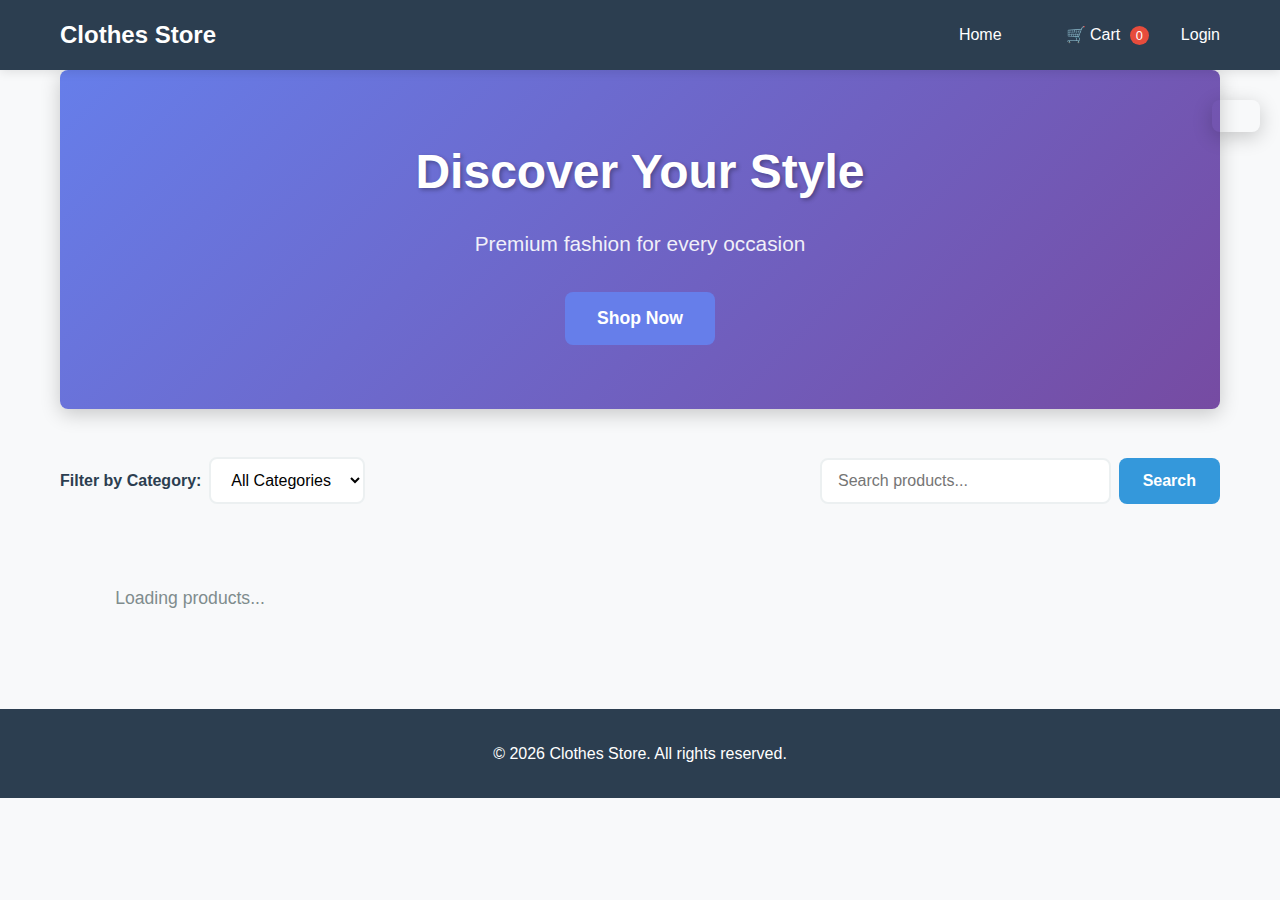
<file: frontend/index.html>
<!DOCTYPE html>
<html lang="en">
<head>
    <meta charset="UTF-8">
    <meta name="viewport" content="width=device-width, initial-scale=1.0">
    <title>Clothes Store - Premium Fashion</title>
    <link rel="stylesheet" href="css/style.css">
</head>
<body>
    <nav class="navbar">
        <div class="container">
            <div class="nav-brand">
                <h1>Clothes Store</h1>
            </div>
            <ul class="nav-links">
                <li><a href="index.html">Home</a></li>
                <li><a href="wishlist.html" id="wishlist-link" style="display: none;">Wishlist</a></li>
                <li><a href="cart.html">🛒 Cart <span id="cart-count">0</span></a></li>
                <li><a href="#" id="auth-link">Login</a></li>
            </ul>
        </div>
    </nav>

    <main class="container">
        <section class="hero">
            <div class="hero-content">
                <h2>Discover Your Style</h2>
                <p>Premium fashion for every occasion</p>
                <button class="btn btn-primary btn-large">Shop Now</button>
            </div>
        </section>

        <section class="filters">
            <div class="filter-group">
                <label for="category">Filter by Category:</label>
                <select id="category">
                    <option value="">All Categories</option>
                    <option value="men">Men</option>
                    <option value="women">Women</option>
                    <option value="kids">Kids</option>
                    <option value="accessories">Accessories</option>
                </select>
            </div>
            <div class="search-box">
                <input type="text" id="search" placeholder="Search products...">
                <button class="btn btn-search">Search</button>
            </div>
        </section>

        <section class="products-grid" id="products-container">
            <div class="loading">Loading products...</div>
        </section>
    </main>

    <div id="notification" class="notification"></div>

    <footer class="footer">
        <div class="container">
            <p>&copy; 2026 Clothes Store. All rights reserved.</p>
        </div>
    </footer>

    <script src="js/main.js"></script>
    <script src="js/products.js"></script>
</body>
</html>
</file>
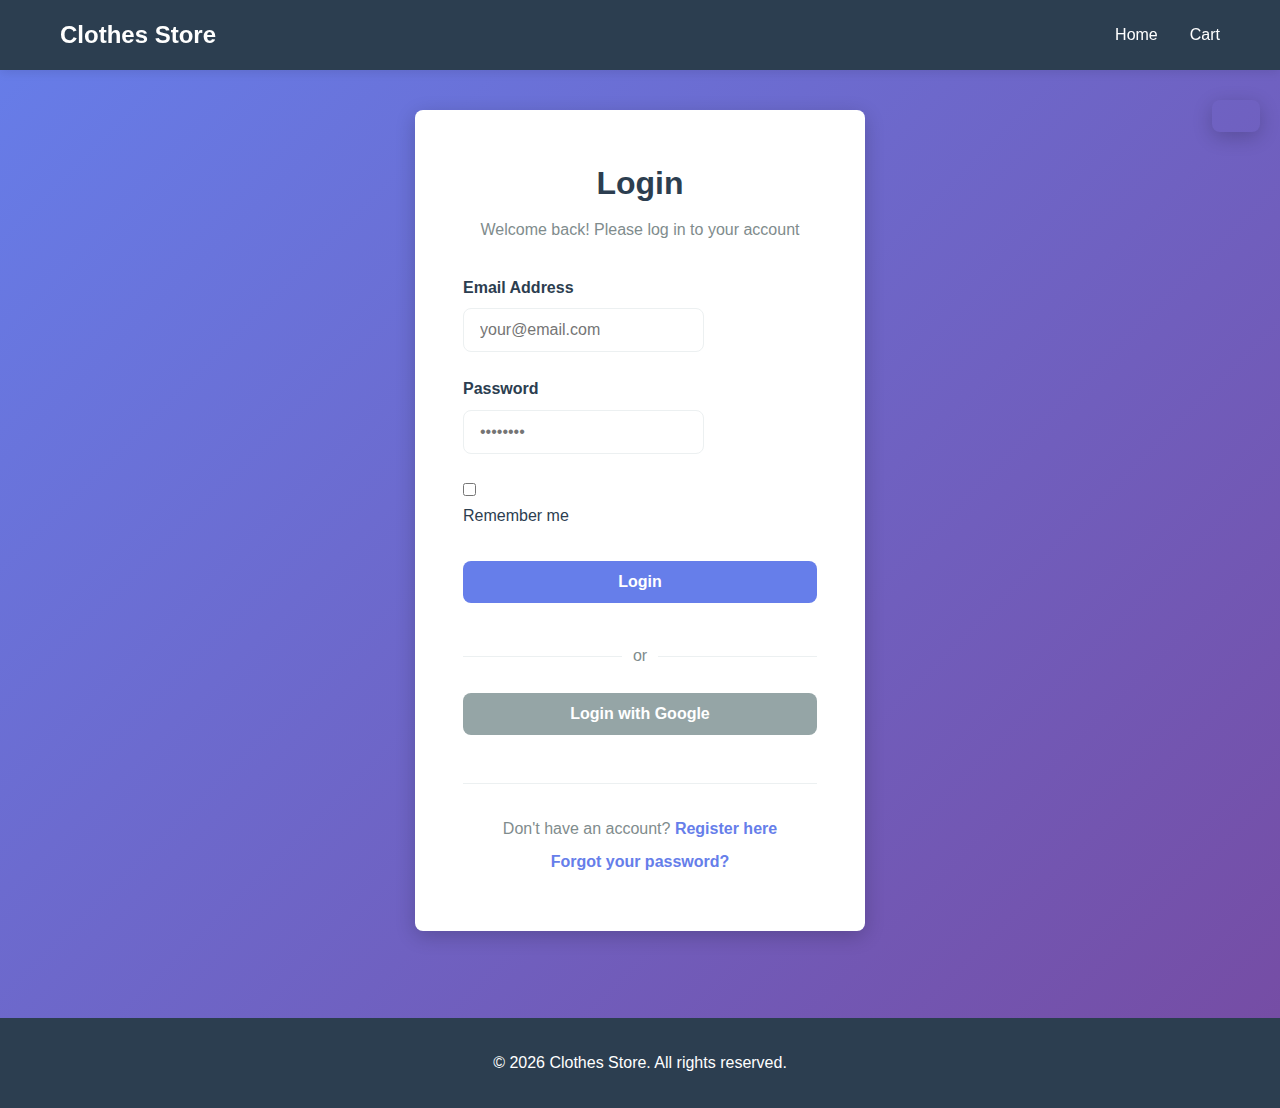
<file: frontend/admin.html>
<!DOCTYPE html>
<html lang="en">
<head>
    <meta charset="UTF-8">
    <meta name="viewport" content="width=device-width, initial-scale=1.0">
    <title>Admin Dashboard - Clothes Store</title>
    <link rel="stylesheet" href="css/style.css">
    <link rel="stylesheet" href="css/admin.css">
</head>
<body class="admin-page">
    <nav class="navbar">
        <div class="container">
            <div class="nav-brand">
                <h1>👗 Admin Dashboard</h1>
            </div>
            <ul class="nav-links">
                <li><a href="index.html">Store</a></li>
                <li><a href="#" id="auth-link" onclick="logoutAdmin(event)">Logout</a></li>
            </ul>
        </div>
    </nav>

    <div class="admin-container">
        <aside class="admin-sidebar">
            <ul class="admin-menu">
                <li><a href="#" onclick="showSection('dashboard')" class="menu-item active">Dashboard</a></li>
                <li><a href="#" onclick="showSection('products')" class="menu-item">Products</a></li>
                <li><a href="#" onclick="showSection('orders')" class="menu-item">Orders</a></li>
                <li><a href="#" onclick="showSection('users')" class="menu-item">Users</a></li>
                <li><a href="#" onclick="showSection('settings')" class="menu-item">Settings</a></li>
            </ul>
        </aside>

        <main class="admin-content">
            <!-- Dashboard Section -->
            <section id="dashboard" class="admin-section active">
                <h1>Dashboard</h1>
                <div class="stats-grid">
                    <div class="stat-card">
                        <div class="stat-icon">Dashboard</div>
                        <div class="stat-info">
                            <h3 id="total-revenue">$0.00</h3>
                            <p>Total Revenue</p>
                        </div>
                    </div>
                    <div class="stat-card">
                        <div class="stat-icon">Cart</div>
                        <div class="stat-info">
                            <h3 id="total-orders">0</h3>
                            <p>Total Orders</p>
                        </div>
                    </div>
                    <div class="stat-card">
                        <div class="stat-icon">Orders</div>
                        <div class="stat-info">
                            <h3 id="total-products">0</h3>
                            <p>Total Products</p>
                        </div>
                    </div>
                    <div class="stat-card">
                        <div class="stat-icon">Users</div>
                        <div class="stat-info">
                            <h3 id="total-users">0</h3>
                            <p>Total Users</p>
                        </div>
                    </div>
                </div>

                <div class="charts-container">
                    <div class="chart-box">
                        <h3>Recent Orders</h3>
                        <table class="data-table">
                            <thead>
                                <tr>
                                    <th>Order ID</th>
                                    <th>Customer</th>
                                    <th>Amount</th>
                                    <th>Status</th>
                                    <th>Date</th>
                                </tr>
                            </thead>
                            <tbody id="recent-orders">
                                <tr><td colspan="5" class="text-center">Loading...</td></tr>
                            </tbody>
                        </table>
                    </div>
                </div>
            </section>

            <!-- Products Section -->
            <section id="products" class="admin-section">
                <div class="section-header">
                    <h1>Products Management</h1>
                    <button class="btn btn-primary" onclick="openAddProductModal()">+ Add Product</button>
                </div>

                <div class="table-container">
                    <table class="data-table">
                        <thead>
                            <tr>
                                <th>ID</th>
                                <th>Name</th>
                                <th>Category</th>
                                <th>Price</th>
                                <th>Stock</th>
                                <th>Status</th>
                                <th>Actions</th>
                            </tr>
                        </thead>
                        <tbody id="products-table">
                            <tr><td colspan="7" class="text-center">Loading...</td></tr>
                        </tbody>
                    </table>
                </div>
            </section>

            <!-- Orders Section -->
            <section id="orders" class="admin-section">
                <div class="section-header">
                    <h1>Orders Management</h1>
                    <input type="text" id="order-search" placeholder="Search orders..." class="search-input">
                </div>

                <div class="table-container">
                    <table class="data-table">
                        <thead>
                            <tr>
                                <th>Order ID</th>
                                <th>Customer</th>
                                <th>Total</th>
                                <th>Items</th>
                                <th>Status</th>
                                <th>Date</th>
                                <th>Actions</th>
                            </tr>
                        </thead>
                        <tbody id="orders-table">
                            <tr><td colspan="7" class="text-center">Loading...</td></tr>
                        </tbody>
                    </table>
                </div>
            </section>

            <!-- Users Section -->
            <section id="users" class="admin-section">
                <div class="section-header">
                    <h1>Users Management</h1>
                    <input type="text" id="user-search" placeholder="Search users..." class="search-input">
                </div>

                <div class="table-container">
                    <table class="data-table">
                        <thead>
                            <tr>
                                <th>ID</th>
                                <th>Name</th>
                                <th>Email</th>
                                <th>Role</th>
                                <th>Since</th>
                                <th>Status</th>
                                <th>Actions</th>
                            </tr>
                        </thead>
                        <tbody id="users-table">
                            <tr><td colspan="7" class="text-center">Loading...</td></tr>
                        </tbody>
                    </table>
                </div>
            </section>

            <!-- Settings Section -->
            <section id="settings" class="admin-section">
                <h1>Settings</h1>
                <div class="settings-box">
                    <h3>Store Settings</h3>
                    <form id="settings-form" class="admin-form">
                        <div class="form-group">
                            <label for="store-name">Store Name</label>
                            <input type="text" id="store-name" placeholder="Clothes Store">
                        </div>
                        <div class="form-group">
                            <label for="store-email">Store Email</label>
                            <input type="email" id="store-email" placeholder="store@example.com">
                        </div>
                        <div class="form-group">
                            <label for="store-phone">Store Phone</label>
                            <input type="tel" id="store-phone" placeholder="+1234567890">
                        </div>
                        <button type="submit" class="btn btn-primary">Save Settings</button>
                    </form>
                </div>
            </section>
        </main>
    </div>

    <!-- Add/Edit Product Modal -->
    <div id="product-modal" class="modal">
        <div class="modal-content">
            <span class="close" onclick="closeProductModal()">&times;</span>
            <h2 id="product-modal-title">Add Product</h2>
            <form id="product-form" class="admin-form">
                <div class="form-group">
                    <label for="modal-name">Product Name</label>
                    <input type="text" id="modal-name" required>
                </div>
                <div class="form-row">
                    <div class="form-group">
                        <label for="modal-price">Price</label>
                        <input type="number" id="modal-price" step="0.01" required>
                    </div>
                    <div class="form-group">
                        <label for="modal-category">Category</label>
                        <select id="modal-category" required>
                            <option value="">Select Category</option>
                            <option value="men">Men</option>
                            <option value="women">Women</option>
                            <option value="kids">Kids</option>
                            <option value="accessories">Accessories</option>
                        </select>
                    </div>
                </div>
                <div class="form-row">
                    <div class="form-group">
                        <label for="modal-stock">Stock</label>
                        <input type="number" id="modal-stock" required>
                    </div>
                    <div class="form-group">
                        <label for="modal-image">Image URL</label>
                        <input type="text" id="modal-image">
                    </div>
                </div>
                <div class="form-group">
                    <label for="modal-description">Description</label>
                    <textarea id="modal-description" rows="4"></textarea>
                </div>
                <button type="submit" class="btn btn-primary">Save Product</button>
            </form>
        </div>
    </div>

    <div id="notification" class="notification"></div>

    <script src="js/main.js"></script>
    <script src="js/admin.js"></script>
</body>
</html>
</file>
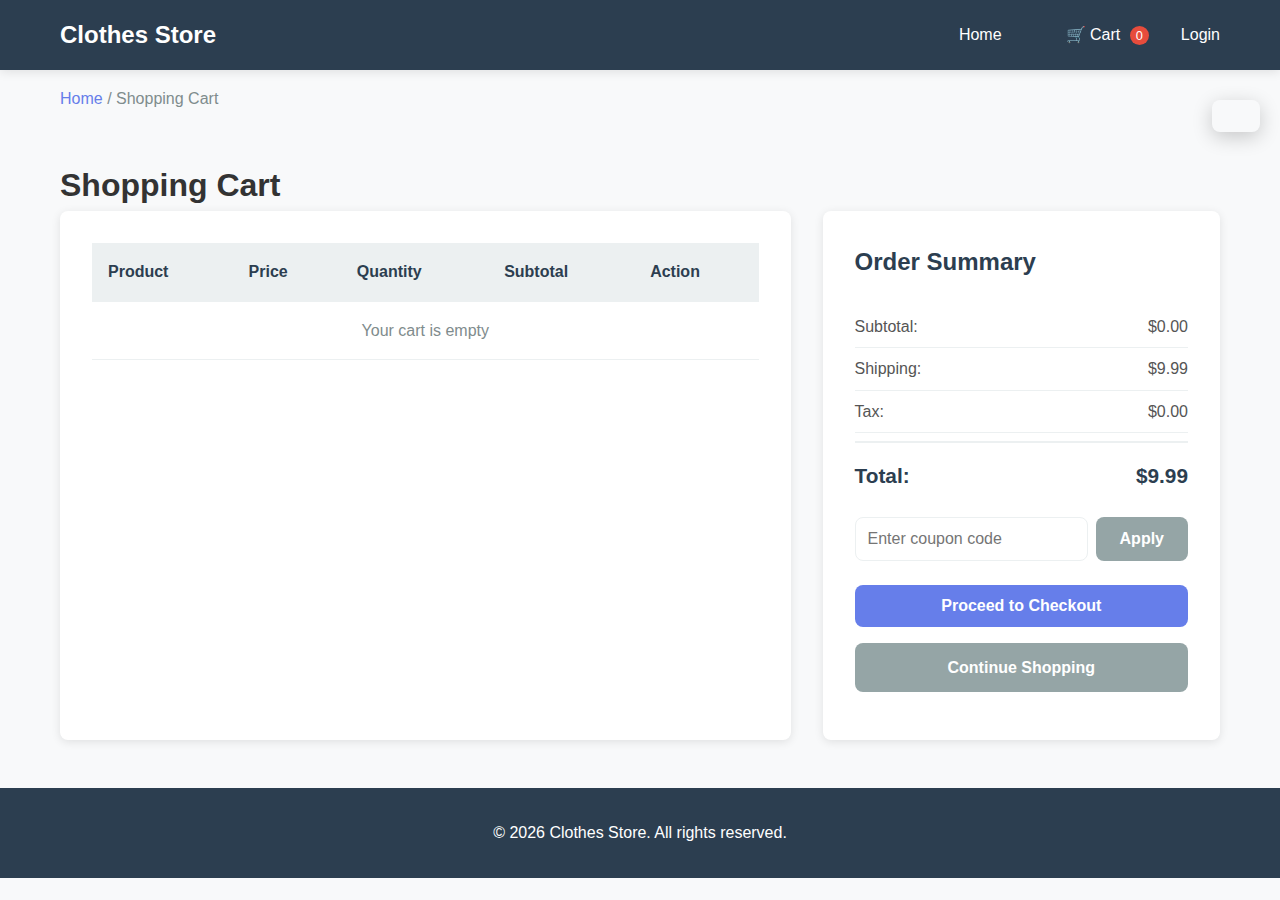
<file: frontend/cart.html>
<!DOCTYPE html>
<html lang="en">
<head>
    <meta charset="UTF-8">
    <meta name="viewport" content="width=device-width, initial-scale=1.0">
    <title>Shopping Cart - Clothes Store</title>
    <link rel="stylesheet" href="css/style.css">
</head>
<body>
    <nav class="navbar">
        <div class="container">
            <div class="nav-brand">
                <h1>Clothes Store</h1>
            </div>
            <ul class="nav-links">
                <li><a href="index.html">Home</a></li>
                <li><a href="wishlist.html" id="wishlist-link" style="display: none;">Wishlist</a></li>
                <li><a href="cart.html">🛒 Cart <span id="cart-count">0</span></a></li>
                <li><a href="#" id="auth-link">Login</a></li>
            </ul>
        </div>
    </nav>

    <main class="container">
        <div class="breadcrumb">
            <a href="index.html">Home</a> / <span>Shopping Cart</span>
        </div>

        <h1>Shopping Cart</h1>

        <div class="cart-container">
            <div class="cart-items">
                <table class="cart-table">
                    <thead>
                        <tr>
                            <th>Product</th>
                            <th>Price</th>
                            <th>Quantity</th>
                            <th>Subtotal</th>
                            <th>Action</th>
                        </tr>
                    </thead>
                    <tbody id="cart-items-body">
                        <tr class="empty-cart">
                            <td colspan="5" class="text-center">Your cart is empty</td>
                        </tr>
                    </tbody>
                </table>
            </div>

            <div class="cart-summary">
                <h2>Order Summary</h2>
                <div class="summary-row">
                    <span>Subtotal:</span>
                    <span id="subtotal">$0.00</span>
                </div>
                <div class="summary-row">
                    <span>Shipping:</span>
                    <span id="shipping">$0.00</span>
                </div>
                <div class="summary-row">
                    <span>Tax:</span>
                    <span id="tax">$0.00</span>
                </div>
                <div class="summary-row total">
                    <span>Total:</span>
                    <span id="total">$0.00</span>
                </div>

                <div class="coupon-section">
                    <input type="text" id="coupon-code" placeholder="Enter coupon code">
                    <button class="btn btn-secondary" onclick="applyCoupon()">Apply</button>
                </div>

                <button class="btn btn-primary btn-block" onclick="checkout()">Proceed to Checkout</button>
                <a href="index.html" class="btn btn-secondary btn-block">Continue Shopping</a>
            </div>
        </div>
    </main>

    <footer class="footer">
        <div class="container">
            <p>&copy; 2026 Clothes Store. All rights reserved.</p>
        </div>
    </footer>

    <div id="notification" class="notification"></div>

    <script src="js/main.js"></script>
    <script src="js/cart.js"></script>
</body>
</html>
</file>
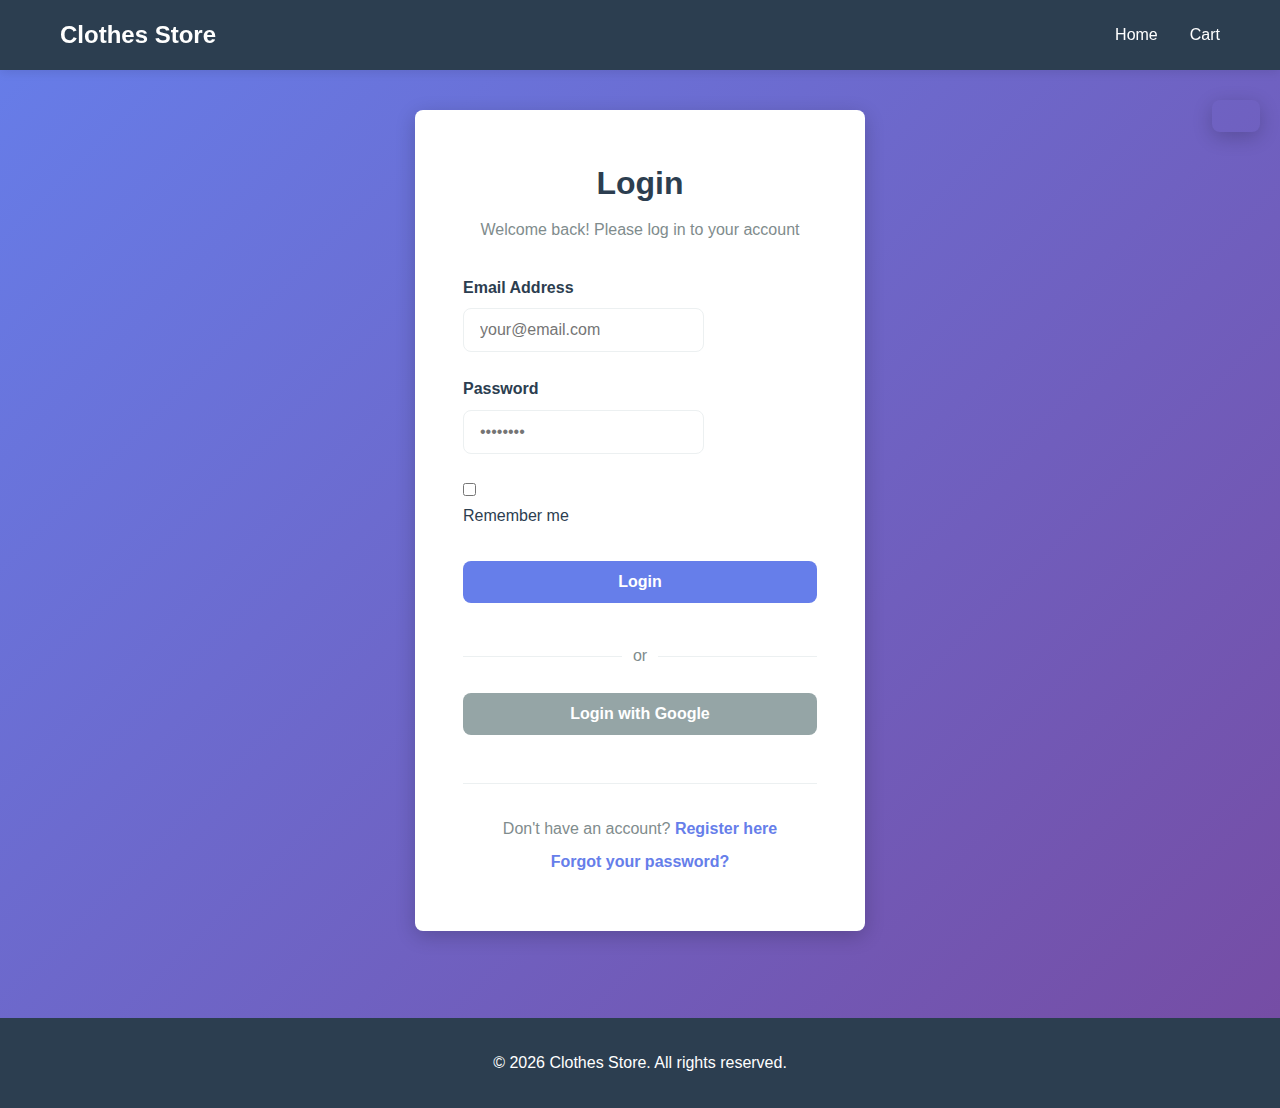
<file: frontend/login.html>
<!DOCTYPE html>
<html lang="en">
<head>
    <meta charset="UTF-8">
    <meta name="viewport" content="width=device-width, initial-scale=1.0">
    <title>Login - Clothes Store</title>
    <link rel="stylesheet" href="css/style.css">
</head>
<body class="auth-page">
    <nav class="navbar">
        <div class="container">
            <div class="nav-brand">
                <h1>Clothes Store</h1>
            </div>
            <ul class="nav-links">
                <li><a href="index.html">Home</a></li>
                <li><a href="cart.html">Cart</a></li>
            </ul>
        </div>
    </nav>

    <main class="container auth-container">
        <div class="auth-box">
            <h1>Login</h1>
            <p class="auth-subtitle">Welcome back! Please log in to your account</p>

            <form id="login-form" class="auth-form">
                <div class="form-group">
                    <label for="email">Email Address</label>
                    <input type="email" id="email" name="email" required placeholder="your@email.com">
                </div>

                <div class="form-group">
                    <label for="password">Password</label>
                    <input type="password" id="password" name="password" required placeholder="••••••••">
                </div>

                <div class="form-group checkbox">
                    <input type="checkbox" id="remember" name="remember">
                    <label for="remember">Remember me</label>
                </div>

                <button type="submit" class="btn btn-primary btn-block">Login</button>

                <div class="form-divider">or</div>

                <button type="button" class="btn btn-secondary btn-block">Login with Google</button>
            </form>

            <div class="auth-footer">
                <p>Don't have an account? <a href="register.html">Register here</a></p>
                <p><a href="#">Forgot your password?</a></p>
            </div>
        </div>
    </main>

    <footer class="footer">
        <div class="container">
            <p>&copy; 2026 Clothes Store. All rights reserved.</p>
        </div>
    </footer>

    <div id="notification" class="notification"></div>

    <script src="js/main.js"></script>
    <script src="js/auth.js"></script>
</body>
</html>
</file>
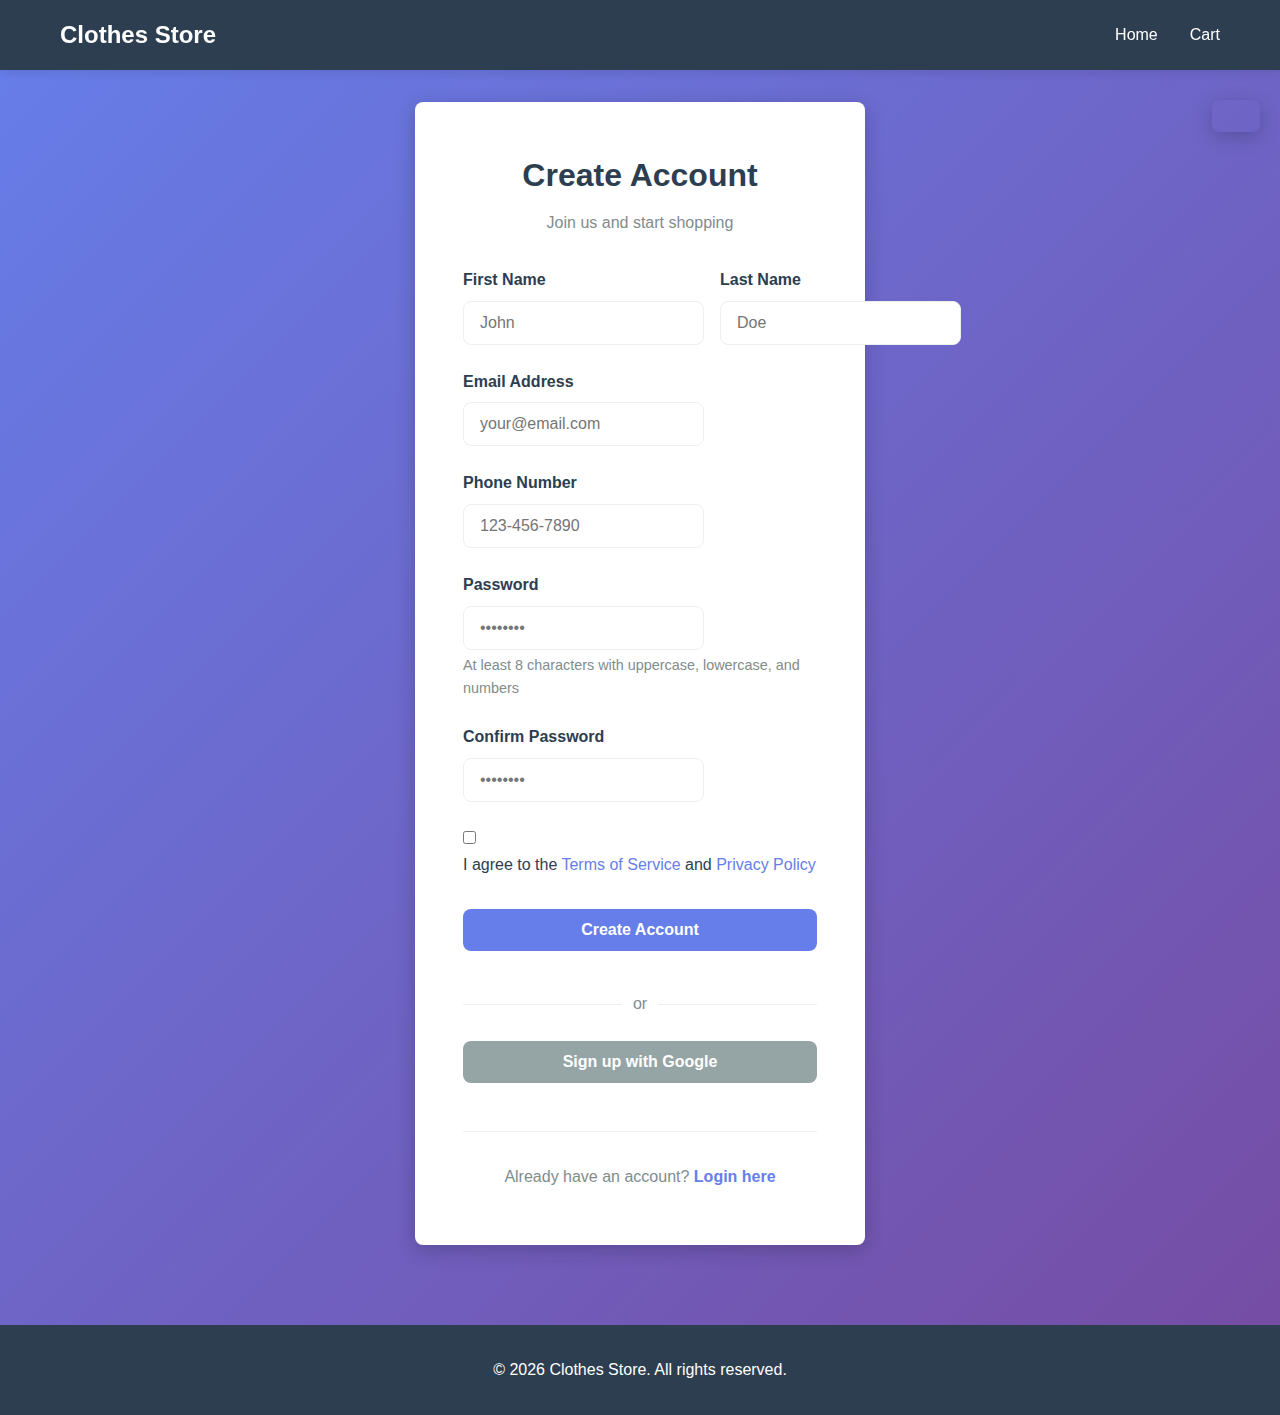
<file: frontend/register.html>
<!DOCTYPE html>
<html lang="en">
<head>
    <meta charset="UTF-8">
    <meta name="viewport" content="width=device-width, initial-scale=1.0">
    <title>Register - Clothes Store</title>
    <link rel="stylesheet" href="css/style.css">
</head>
<body class="auth-page">
    <nav class="navbar">
        <div class="container">
            <div class="nav-brand">
                <h1>Clothes Store</h1>
            </div>
            <ul class="nav-links">
                <li><a href="index.html">Home</a></li>
                <li><a href="cart.html">Cart</a></li>
            </ul>
        </div>
    </nav>

    <main class="container auth-container">
        <div class="auth-box">
            <h1>Create Account</h1>
            <p class="auth-subtitle">Join us and start shopping</p>

            <form id="register-form" class="auth-form">
                <div class="form-row">
                    <div class="form-group">
                        <label for="firstName">First Name</label>
                        <input type="text" id="firstName" name="firstName" required placeholder="John">
                    </div>

                    <div class="form-group">
                        <label for="lastName">Last Name</label>
                        <input type="text" id="lastName" name="lastName" required placeholder="Doe">
                    </div>
                </div>

                <div class="form-group">
                    <label for="reg-email">Email Address</label>
                    <input type="email" id="reg-email" name="email" required placeholder="your@email.com">
                </div>

                <div class="form-group">
                    <label for="phone">Phone Number</label>
                    <input type="tel" id="phone" name="phone" placeholder="123-456-7890">
                </div>

                <div class="form-group">
                    <label for="reg-password">Password</label>
                    <input type="password" id="reg-password" name="password" required placeholder="••••••••">
                    <small>At least 8 characters with uppercase, lowercase, and numbers</small>
                </div>

                <div class="form-group">
                    <label for="confirm-password">Confirm Password</label>
                    <input type="password" id="confirm-password" name="confirmPassword" required placeholder="••••••••">
                </div>

                <div class="form-group checkbox">
                    <input type="checkbox" id="terms" name="terms" required>
                    <label for="terms">I agree to the <a href="#">Terms of Service</a> and <a href="#">Privacy Policy</a></label>
                </div>

                <button type="submit" class="btn btn-primary btn-block">Create Account</button>

                <div class="form-divider">or</div>

                <button type="button" class="btn btn-secondary btn-block">Sign up with Google</button>
            </form>

            <div class="auth-footer">
                <p>Already have an account? <a href="login.html">Login here</a></p>
            </div>
        </div>
    </main>

    <footer class="footer">
        <div class="container">
            <p>&copy; 2026 Clothes Store. All rights reserved.</p>
        </div>
    </footer>

    <div id="notification" class="notification"></div>

    <script src="js/main.js"></script>
    <script src="js/auth.js"></script>
</body>
</html>
</file>
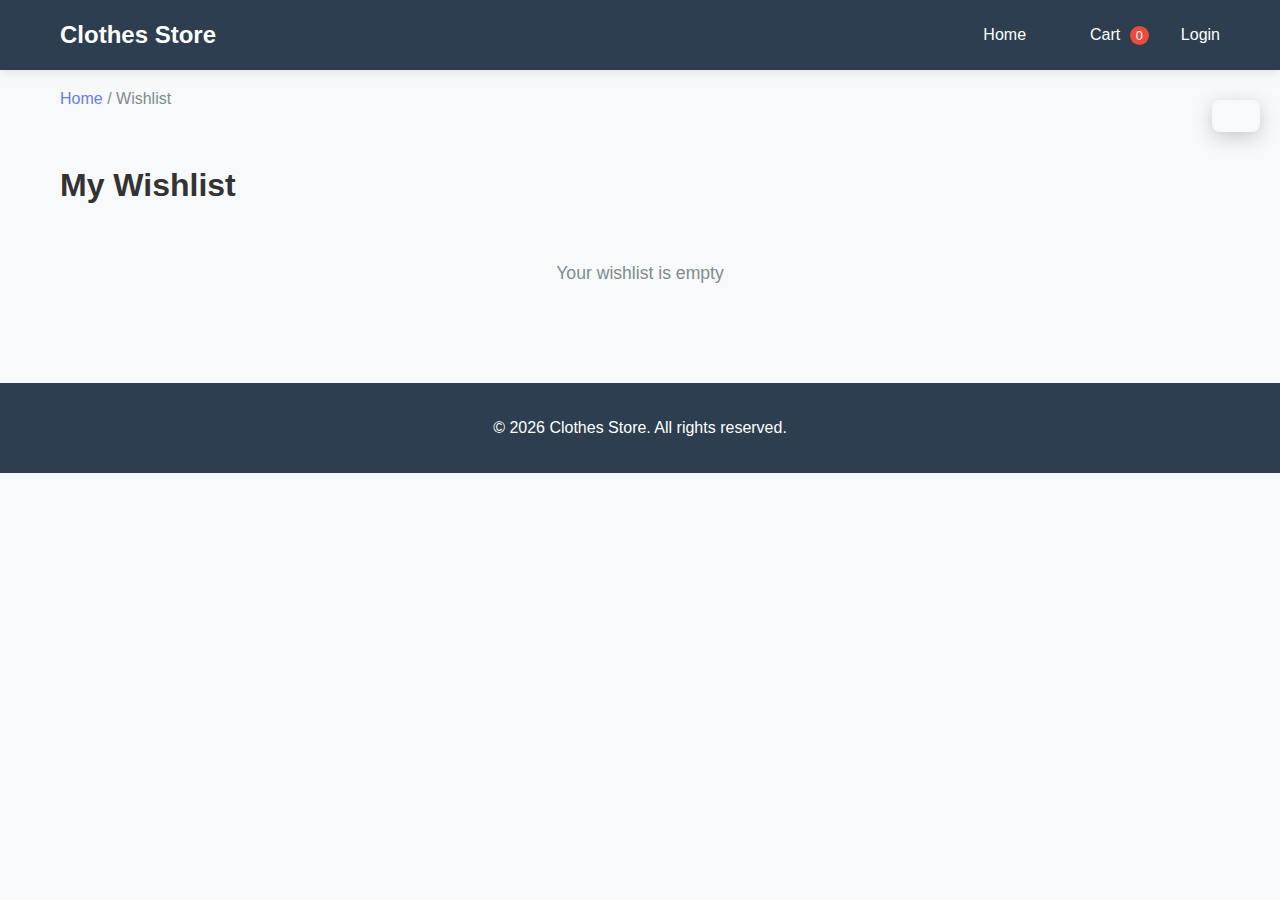
<file: frontend/wishlist.html>
<!DOCTYPE html>
<html lang="en">
<head>
    <meta charset="UTF-8">
    <meta name="viewport" content="width=device-width, initial-scale=1.0">
    <title>Wishlist - Clothes Store</title>
    <link rel="stylesheet" href="css/style.css">
</head>
<body>
    <nav class="navbar">
        <div class="container">
            <div class="nav-brand">
                <h1>Clothes Store</h1>
            </div>
            <ul class="nav-links">
                <li><a href="index.html">Home</a></li>
                <li><a href="wishlist.html" id="wishlist-link" style="display: none;">Wishlist</a></li>
                <li><a href="cart.html">Cart <span id="cart-count">0</span></a></li>
                <li><a href="#" id="auth-link">Login</a></li>
            </ul>
        </div>
    </nav>

    <main class="container">
        <div class="breadcrumb">
            <a href="index.html">Home</a> / <span>Wishlist</span>
        </div>

        <h1>My Wishlist</h1>

        <div class="wishlist-container">
            <div class="products-grid" id="wishlist-items">
                <div class="loading">Loading wishlist...</div>
            </div>
        </div>
    </main>

    <footer class="footer">
        <div class="container">
            <p>&copy; 2026 Clothes Store. All rights reserved.</p>
        </div>
    </footer>

    <div id="notification" class="notification"></div>

    <script src="js/main.js"></script>
    <script src="js/wishlist.js"></script>
</body>
</html>
</file>
<file: frontend/css/style.css>
* {
    margin: 0;
    padding: 0;
    box-sizing: border-box;
}

:root {
    --primary-color: #667eea;
    --secondary-color: #764ba2;
    --success-color: #27ae60;
    --danger-color: #e74c3c;
    --warning-color: #f39c12;
    --info-color: #3498db;
    --dark-color: #2c3e50;
    --light-color: #ecf0f1;
    --border-radius: 8px;
    --shadow: 0 2px 10px rgba(0,0,0,0.1);
    --shadow-lg: 0 5px 20px rgba(0,0,0,0.2);
}

html {
    scroll-behavior: smooth;
}

body {
    font-family: 'Segoe UI', Tahoma, Geneva, Verdana, sans-serif;
    line-height: 1.6;
    color: #333;
    background-color: #f8f9fa;
}

body.auth-page {
    background: linear-gradient(135deg, var(--primary-color) 0%, var(--secondary-color) 100%);
    min-height: 100vh;
}

.container {
    max-width: 1200px;
    margin: 0 auto;
    padding: 0 20px;
}

/* Navbar */
.navbar {
    background-color: var(--dark-color);
    color: white;
    padding: 1rem 0;
    box-shadow: var(--shadow);
    position: sticky;
    top: 0;
    z-index: 100;
}

.navbar .container {
    display: flex;
    justify-content: space-between;
    align-items: center;
}

.nav-brand h1 {
    font-size: 1.5rem;
    font-weight: 700;
}

.nav-links {
    display: flex;
    list-style: none;
    gap: 2rem;
    align-items: center;
}

.nav-links a {
    color: white;
    text-decoration: none;
    transition: color 0.3s ease;
    font-weight: 500;
    position: relative;
    padding-bottom: 5px;
}

.nav-links a:hover {
    color: var(--info-color);
}

#cart-count {
    background-color: var(--danger-color);
    border-radius: 50%;
    padding: 2px 6px;
    font-size: 0.8rem;
    margin-left: 5px;
}

/* Hero Section */
.hero {
    text-align: center;
    padding: 4rem 2rem;
    background: linear-gradient(135deg, var(--primary-color) 0%, var(--secondary-color) 100%);
    color: white;
    margin-bottom: 3rem;
    border-radius: var(--border-radius);
    box-shadow: var(--shadow-lg);
}

.hero-content h2 {
    font-size: 3rem;
    margin-bottom: 1rem;
    text-shadow: 2px 2px 4px rgba(0,0,0,0.3);
}

.hero-content p {
    font-size: 1.3rem;
    margin-bottom: 2rem;
    opacity: 0.9;
}

.btn-large {
    padding: 1rem 2rem;
    font-size: 1.1rem;
}

/* Filters */
.filters {
    display: flex;
    justify-content: space-between;
    align-items: center;
    margin-bottom: 2rem;
    gap: 1rem;
    flex-wrap: wrap;
}

.filter-group {
    display: flex;
    align-items: center;
    gap: 0.5rem;
}

.filter-group label {
    font-weight: 600;
    color: var(--dark-color);
}

.filter-group select,
.search-box input,
.option-group select,
.option-group input,
.coupon-section input,
.form-group input,
.form-group select,
.form-group textarea {
    padding: 0.75rem 1rem;
    border: 1px solid var(--light-color);
    border-radius: var(--border-radius);
    font-size: 1rem;
    font-family: inherit;
    transition: border-color 0.3s ease;
}

.filter-group select,
.search-box input {
    border: 2px solid var(--light-color);
    background-color: white;
}

.filter-group select:focus,
.search-box input:focus,
.option-group select:focus,
.option-group input:focus,
.form-group input:focus,
.form-group select:focus,
.form-group textarea:focus {
    outline: none;
    border-color: var(--primary-color);
    box-shadow: 0 0 5px rgba(102, 126, 234, 0.2);
}

.search-box {
    display: flex;
    gap: 0.5rem;
    flex: 1;
    max-width: 400px;
}

.search-box input {
    flex: 1;
    width: 100%;
}

.btn-search {
    padding: 0.75rem 1rem;
    background-color: var(--info-color);
    color: white;
    border: none;
    border-radius: var(--border-radius);
    cursor: pointer;
    transition: background-color 0.3s ease;
}

.btn-search:hover {
    background-color: #2980b9;
}

/* Products Grid */
.products-grid {
    display: grid;
    grid-template-columns: repeat(auto-fill, minmax(250px, 1fr));
    gap: 2.5rem;
    margin-bottom: 3rem;
}

.product-card {
    background: white;
    border-radius: var(--border-radius);
    box-shadow: var(--shadow);
    overflow: hidden;
    transition: transform 0.3s ease, box-shadow 0.3s ease;
    cursor: pointer;
}

.product-card:hover {
    transform: translateY(-8px);
    box-shadow: var(--shadow-lg);
}

.product-image {
    width: 100%;
    height: 250px;
    object-fit: cover;
    background-color: var(--light-color);
}

.product-info {
    padding: 1.5rem;
}

.product-title {
    font-size: 1.2rem;
    margin-bottom: 0.5rem;
    font-weight: 600;
    color: var(--dark-color);
}

.product-price {
    color: var(--success-color);
    font-size: 1.4rem;
    font-weight: bold;
    margin-bottom: 0.5rem;
}

.product-category {
    color: #7f8c8d;
    font-size: 0.9rem;
    margin-bottom: 1rem;
    text-transform: capitalize;
}

.product-actions {
    display: flex;
    gap: 0.5rem;
}

.product-actions button {
    flex: 1;
}

/* Buttons */
.btn {
    padding: 0.75rem 1.5rem;
    border: none;
    border-radius: var(--border-radius);
    cursor: pointer;
    font-size: 1rem;
    font-weight: 600;
    transition: all 0.3s ease;
    text-decoration: none;
    display: inline-block;
    text-align: center;
    color: white;
}

.btn-primary { background-color: var(--primary-color); }
.btn-primary:hover { background-color: #5568d3; box-shadow: var(--shadow); }

.btn-secondary { background-color: #95a5a6; }
.btn-secondary:hover { background-color: #7f8c8d; }

.btn-danger { background-color: var(--danger-color); }
.btn-danger:hover { background-color: #c0392b; }

.btn-block { display: block; width: 100%; margin-bottom: 1rem; }
.btn-large { padding: 1rem 2rem; font-size: 1.1rem; }

/* Loading */
.loading {
    text-align: center;
    padding: 3rem;
    color: #7f8c8d;
    font-size: 1.1rem;
}

/* Breadcrumb */
.breadcrumb {
    padding: 1rem 0;
    color: #7f8c8d;
    margin-bottom: 2rem;
}

.breadcrumb a {
    color: var(--primary-color);
    text-decoration: none;
}

.breadcrumb a:hover {
    text-decoration: underline;
}

/* Product Detail Page */
.product-detail {
    display: grid;
    grid-template-columns: 1fr 1fr;
    gap: 3rem;
    margin-bottom: 3rem;
    background: white;
    padding: 2rem;
    border-radius: var(--border-radius);
    box-shadow: var(--shadow);
}

.product-gallery {
    display: flex;
    flex-direction: column;
    gap: 1rem;
}

.main-image {
    width: 100%;
    max-height: 500px;
    object-fit: cover;
    border-radius: var(--border-radius);
    background-color: var(--light-color);
}

.image-thumbnails {
    display: flex;
    gap: 0.5rem;
}

.thumbnail {
    width: 80px;
    height: 80px;
    object-fit: cover;
    border: 2px solid transparent;
    border-radius: var(--border-radius);
    cursor: pointer;
    transition: border-color 0.3s ease;
}

.thumbnail:hover,
.thumbnail.active {
    border-color: var(--primary-color);
}

.product-details h1 {
    font-size: 2rem;
    margin-bottom: 1rem;
    color: var(--dark-color);
}

.product-meta {
    display: flex;
    align-items: center;
    justify-content: space-between;
    margin-bottom: 1.5rem;
}

.category-badge {
    background-color: var(--info-color);
    color: white;
    padding: 0.5rem 1rem;
    border-radius: 20px;
    font-size: 0.9rem;
    font-weight: 600;
}

.rating {
    display: flex;
    align-items: center;
    gap: 0.5rem;
}

.stars {
    color: #f39c12;
    font-size: 1.2rem;
}

.reviews {
    color: #7f8c8d;
    font-size: 0.9rem;
}

.price-section {
    margin-bottom: 1.5rem;
}

.price {
    font-size: 2rem;
    color: var(--success-color);
    font-weight: bold;
}

.old-price {
    color: #7f8c8d;
    text-decoration: line-through;
    margin-left: 1rem;
    font-size: 1.3rem;
}

.product-description {
    color: #555;
    line-height: 1.8;
    margin-bottom: 2rem;
    font-size: 1.05rem;
}

.product-options { display: flex; flex-direction: column; gap: 1.5rem; margin-bottom: 2rem; }

.option-group {
    display: flex;
    flex-direction: column;
    gap: 0.5rem;
}

.option-group label {
    font-weight: 600;
    color: var(--dark-color);
}

.product-actions-detail {
    display: flex;
    gap: 1rem;
    margin-bottom: 2rem;
}

.product-actions-detail .btn {
    flex: 1;
}

.product-info-box {
    background-color: var(--light-color);
    padding: 1.5rem;
    border-radius: var(--border-radius);
    margin-top: 2rem;
}

.product-info-box h3 {
    margin-bottom: 1rem;
    color: var(--dark-color);
}

.product-info-box ul {
    list-style: none;
}

.product-info-box li {
    padding: 0.5rem 0;
    border-bottom: 1px solid #ddd;
}

.product-info-box li:last-child {
    border-bottom: none;
}

/* Related Products */
.related-products {
    margin-bottom: 3rem;
}

.related-products h2 {
    margin-bottom: 2rem;
    color: var(--dark-color);
}

/* Cart Page */
.cart-container {
    display: grid;
    grid-template-columns: 2fr 1fr;
    gap: 2rem;
    margin-bottom: 3rem;
}

.cart-items {
    background: white;
    border-radius: var(--border-radius);
    padding: 2rem;
    box-shadow: var(--shadow);
}

.cart-table {
    width: 100%;
    border-collapse: collapse;
}

.cart-table th,
.cart-table td {
    padding: 1rem;
    text-align: left;
    border-bottom: 1px solid var(--light-color);
}

.cart-table th {
    background-color: var(--light-color);
    font-weight: 600;
    color: var(--dark-color);
}

.cart-table button {
    background-color: var(--danger-color);
    color: white;
    border: none;
    padding: 0.5rem 1rem;
    border-radius: 4px;
    cursor: pointer;
    font-size: 0.9rem;
}

.cart-table button:hover {
    background-color: #c0392b;
}

.empty-cart {
    text-align: center;
    color: #7f8c8d;
}

.cart-summary {
    background: white;
    border-radius: var(--border-radius);
    padding: 2rem;
    box-shadow: var(--shadow);
    height: fit-content;
    position: sticky;
    top: 80px;
}

.cart-summary h2 {
    margin-bottom: 1.5rem;
    color: var(--dark-color);
}

.summary-row {
    display: flex;
    justify-content: space-between;
    padding: 0.5rem 0;
    border-bottom: 1px solid var(--light-color);
    color: #555;
}

.summary-row.total {
    border-bottom: none;
    font-size: 1.3rem;
    font-weight: bold;
    color: var(--dark-color);
    padding: 1rem 0 0;
    margin-top: 0.5rem;
    border-top: 2px solid var(--light-color);
}

.coupon-section {
    display: flex;
    gap: 0.5rem;
    margin: 1.5rem 0;
}

.coupon-section input {
    flex: 1;
    padding: 0.75rem;
    border: 1px solid var(--light-color);
    border-radius: var(--border-radius);
}

/* Auth Pages */
.auth-container {
    display: flex;
    justify-content: center;
    align-items: center;
    min-height: 100vh;
    padding: 2rem 0;
}

.auth-box {
    background: white;
    padding: 3rem;
    border-radius: var(--border-radius);
    box-shadow: var(--shadow-lg);
    width: 100%;
    max-width: 450px;
}

.auth-box h1 {
    text-align: center;
    margin-bottom: 0.5rem;
    color: var(--dark-color);
    font-size: 2rem;
}

.auth-subtitle {
    text-align: center;
    color: #7f8c8d;
    margin-bottom: 2rem;
}

.auth-form {
    display: flex;
    flex-direction: column;
}

.form-group {
    margin-bottom: 1.5rem;
}

.form-group label {
    display: block;
    margin-bottom: 0.5rem;
    font-weight: 600;
    color: var(--dark-color);
}

.form-group small {
    display: block;
    margin-top: 0.3rem;
    color: #7f8c8d;
    font-size: 0.9rem;
}

.form-group.checkbox { flex-direction: row; align-items: center; margin-bottom: 2rem; }
.form-group.checkbox input { width: auto; margin-right: 0.5rem; }
.form-group.checkbox label { margin-bottom: 0; font-weight: normal; }
.form-group.checkbox a { color: var(--primary-color); text-decoration: none; }
.form-group.checkbox a:hover { text-decoration: underline; }

.form-row {
    display: grid;
    grid-template-columns: 1fr 1fr;
    gap: 1rem;
}

.form-divider {
    text-align: center;
    margin: 1.5rem 0;
    color: #7f8c8d;
    position: relative;
}

.form-divider::before,
.form-divider::after {
    content: '';
    position: absolute;
    top: 50%;
    width: 45%;
    height: 1px;
    background-color: var(--light-color);
}

.form-divider::before {
    left: 0;
}

.form-divider::after {
    right: 0;
}

.auth-footer {
    text-align: center;
    margin-top: 2rem;
    padding-top: 2rem;
    border-top: 1px solid var(--light-color);
}

.auth-footer p {
    margin-bottom: 0.5rem;
    color: #7f8c8d;
}

.auth-footer a {
    color: var(--primary-color);
    text-decoration: none;
    font-weight: 600;
}

.auth-footer a:hover {
    text-decoration: underline;
}

/* Notifications */
.notification {
    position: fixed;
    top: 100px;
    right: 20px;
    padding: 1rem 1.5rem;
    border-radius: var(--border-radius);
    box-shadow: var(--shadow-lg);
    z-index: 1000;
    animation: slideIn 0.3s ease;
    max-width: 400px;
}

@keyframes slideIn {
    from { transform: translateX(400px); opacity: 0; }
    to { transform: translateX(0); opacity: 1; }
}

.notification.success { background-color: #d4edda; color: #155724; border: 1px solid #c3e6cb; }
.notification.error { background-color: #f8d7da; color: #721c24; border: 1px solid #f5c6cb; }
.notification.warning { background-color: #fff3cd; color: #856404; border: 1px solid #ffeaa7; }
.notification.info { background-color: #d1ecf1; color: #0c5460; border: 1px solid #bee5eb; }

/* Footer */
.footer {
    background-color: var(--dark-color);
    color: white;
    text-align: center;
    padding: 2rem 0;
    margin-top: 3rem;
}

.text-center {
    text-align: center !important;
}

/* Responsive */
@media (max-width: 768px) {
    .navbar .container { flex-direction: column; gap: 1rem; }
    .nav-links { gap: 1rem; flex-wrap: wrap; justify-content: center; }
    .filters { flex-direction: column; align-items: stretch; }
    .search-box { max-width: 100%; }
    .products-grid { grid-template-columns: repeat(auto-fill, minmax(150px, 1fr)); gap: 1rem; }
    .product-detail { grid-template-columns: 1fr; gap: 2rem; }
    .cart-container { grid-template-columns: 1fr; }
    .cart-summary { position: static; }
    .form-row { grid-template-columns: 1fr; }
    .hero-content h2 { font-size: 1.8rem; }
    .hero-content p { font-size: 1rem; }
    .auth-box { padding: 1.5rem; }
    .product-actions-detail { flex-direction: column; }
    .product-actions-detail .btn { width: 100%; }
}
</file>
<file: frontend/css/admin.css>
/* Admin Specific Styles */
.admin-page {
    background-color: #f5f7fa;
}

.admin-container {
    display: grid;
    grid-template-columns: 250px 1fr;
    min-height: calc(100vh - 70px);
    gap: 0;
}

/* Admin Sidebar */
.admin-sidebar {
    background-color: var(--dark-color);
    color: white;
    padding: 2rem 0;
    box-shadow: var(--shadow);
    position: sticky;
    top: 70px;
    height: calc(100vh - 70px);
    overflow-y: auto;
}

.admin-menu {
    list-style: none;
}

.admin-menu .menu-item {
    display: block;
    padding: 1rem 1.5rem;
    color: white;
    text-decoration: none;
    transition: all 0.3s ease;
    border-left: 4px solid transparent;
}

.admin-menu .menu-item:hover,
.admin-menu .menu-item.active {
    background-color: rgba(255, 255, 255, 0.1);
    border-left-color: var(--primary-color);
    padding-left: calc(1.5rem + 4px);
}

/* Admin Content */
.admin-content {
    padding: 2rem;
    overflow-y: auto;
}

.admin-section {
    display: none;
    animation: fadeIn 0.3s ease;
}

.admin-section.active {
    display: block;
}

@keyframes fadeIn {
    from {
        opacity: 0;
        transform: translateY(10px);
    }
    to {
        opacity: 1;
        transform: translateY(0);
    }
}

.admin-section h1 {
    color: var(--dark-color);
    margin-bottom: 2rem;
    font-size: 2rem;
}

/* Statistics Cards */
.stats-grid {
    display: grid;
    grid-template-columns: repeat(auto-fit, minmax(250px, 1fr));
    gap: 1.5rem;
    margin-bottom: 3rem;
}

.stat-card {
    background: white;
    border-radius: var(--border-radius);
    padding: 2rem;
    box-shadow: var(--shadow);
    display: flex;
    align-items: center;
    gap: 1.5rem;
    transition: transform 0.3s ease, box-shadow 0.3s ease;
}

.stat-card:hover {
    transform: translateY(-5px);
    box-shadow: var(--shadow-lg);
}

.stat-icon {
    font-size: 3rem;
    background-color: var(--light-color);
    width: 80px;
    height: 80px;
    display: flex;
    align-items: center;
    justify-content: center;
    border-radius: var(--border-radius);
}

.stat-info h3 {
    font-size: 2rem;
    color: var(--dark-color);
    margin-bottom: 0.5rem;
}

.stat-info p {
    color: #7f8c8d;
    font-size: 0.9rem;
}

/* Tables */
.table-container {
    background: white;
    border-radius: var(--border-radius);
    box-shadow: var(--shadow);
    overflow: hidden;
    margin-bottom: 2rem;
}

.data-table {
    width: 100%;
    border-collapse: collapse;
}

.data-table thead {
    background-color: #f8f9fa;
    border-bottom: 2px solid var(--light-color);
}

.data-table th {
    padding: 1.5rem;
    text-align: left;
    font-weight: 600;
    color: var(--dark-color);
    white-space: nowrap;
}

.data-table td {
    padding: 1.5rem;
    border-bottom: 1px solid var(--light-color);
}

.data-table tbody tr:hover {
    background-color: #f9f9f9;
}

.data-table tbody tr:last-child td {
    border-bottom: none;
}

/* Badges */
.status-badge { display: inline-block; padding: 0.4rem 0.8rem; border-radius: 20px; font-size: 0.85rem; font-weight: 600; text-transform: capitalize; }

.status-active { background-color: #d4edda; color: #155724; }
.status-pending { background-color: #fff3cd; color: #856404; }
.status-completed { background-color: #d1ecf1; color: #0c5460; }
.status-cancelled { background-color: #f8d7da; color: #721c24; }

/* Section Header */
.section-header {
    display: flex;
    justify-content: space-between;
    align-items: center;
    margin-bottom: 2rem;
    flex-wrap: wrap;
    gap: 1rem;
}

.section-header h1 {
    margin-bottom: 0;
}

.search-input {
    padding: 0.75rem 1rem;
    border: 1px solid var(--light-color);
    border-radius: var(--border-radius);
    font-size: 1rem;
    min-width: 300px;
}

/* Charts Container */
.charts-container {
    background: white;
    border-radius: var(--border-radius);
    padding: 2rem;
    box-shadow: var(--shadow);
    margin-bottom: 2rem;
}

.chart-box {
    margin-bottom: 2rem;
}

.chart-box h3 {
    margin-bottom: 1rem;
    color: var(--dark-color);
}

/* Admin Form */
.admin-form { display: flex; flex-direction: column; }

.admin-form .form-group { margin-bottom: 1.5rem; }
.admin-form .form-group label { display: block; margin-bottom: 0.5rem; font-weight: 600; color: var(--dark-color); }
.admin-form input, .admin-form select, .admin-form textarea { width: 100%; padding: 0.75rem 1rem; border: 1px solid var(--light-color); border-radius: var(--border-radius); font-size: 1rem; font-family: inherit; }
.admin-form input:focus, .admin-form select:focus, .admin-form textarea:focus { outline: none; border-color: var(--primary-color); box-shadow: 0 0 5px rgba(102, 126, 234, 0.2); }

.form-row { display: grid; grid-template-columns: 1fr 1fr; gap: 1rem; }

/* Settings Box */
.settings-box {
    background: white;
    border-radius: var(--border-radius);
    padding: 2rem;
    box-shadow: var(--shadow);
    max-width: 600px;
}

.settings-box h3 {
    margin-bottom: 2rem;
    color: var(--dark-color);
}

/* Modal */
.modal {
    display: none;
    position: fixed;
    z-index: 2000;
    left: 0;
    top: 0;
    width: 100%;
    height: 100%;
    background-color: rgba(0, 0, 0, 0.5);
    animation: fadeIn 0.3s ease;
}

.modal.active {
    display: flex;
    align-items: center;
    justify-content: center;
}

.modal-content {
    background-color: white;
    padding: 2rem;
    border-radius: var(--border-radius);
    box-shadow: var(--shadow-lg);
    width: 90%;
    max-width: 500px;
    position: relative;
    animation: slideUp 0.3s ease;
}

@keyframes slideUp {
    from {
        transform: translateY(50px);
        opacity: 0;
    }
    to {
        transform: translateY(0);
        opacity: 1;
    }
}

.modal-content h2 {
    margin-bottom: 1.5rem;
    color: var(--dark-color);
}

.close {
    position: absolute;
    right: 1.5rem;
    top: 1.5rem;
    font-size: 2rem;
    font-weight: bold;
    color: #7f8c8d;
    cursor: pointer;
    transition: color 0.3s ease;
}

.close:hover {
    color: var(--dark-color);
}

/* Action Buttons */
.btn-sm { padding: 0.4rem 0.8rem; font-size: 0.85rem; margin-right: 0.5rem; }
.btn-edit { background-color: var(--info-color); color: white; }
.btn-edit:hover { background-color: #2980b9; }
.btn-delete { background-color: var(--danger-color); color: white; }
.btn-delete:hover { background-color: #c0392b; }

/* Responsive */
@media (max-width: 768px) {
    .admin-container { grid-template-columns: 1fr; }
    .admin-sidebar { position: static; height: auto; display: flex; overflow-x: auto; }
    .admin-menu { display: flex; width: 100%; }
    .admin-menu .menu-item { flex-shrink: 0; padding: 0.75rem 1rem; border-left: none; border-bottom: 3px solid transparent; }
    .admin-menu .menu-item.active { border-left: none; border-bottom-color: var(--primary-color); }
    .admin-content { padding: 1rem; }
    .stats-grid { grid-template-columns: 1fr 1fr; }
    .data-table { font-size: 0.85rem; }
    .data-table th, .data-table td { padding: 0.75rem; }
    .section-header { flex-direction: column; align-items: stretch; }
    .search-input { min-width: 100%; }
    .form-row { grid-template-columns: 1fr; }
    .modal-content { width: 95%; }
}
</file>
